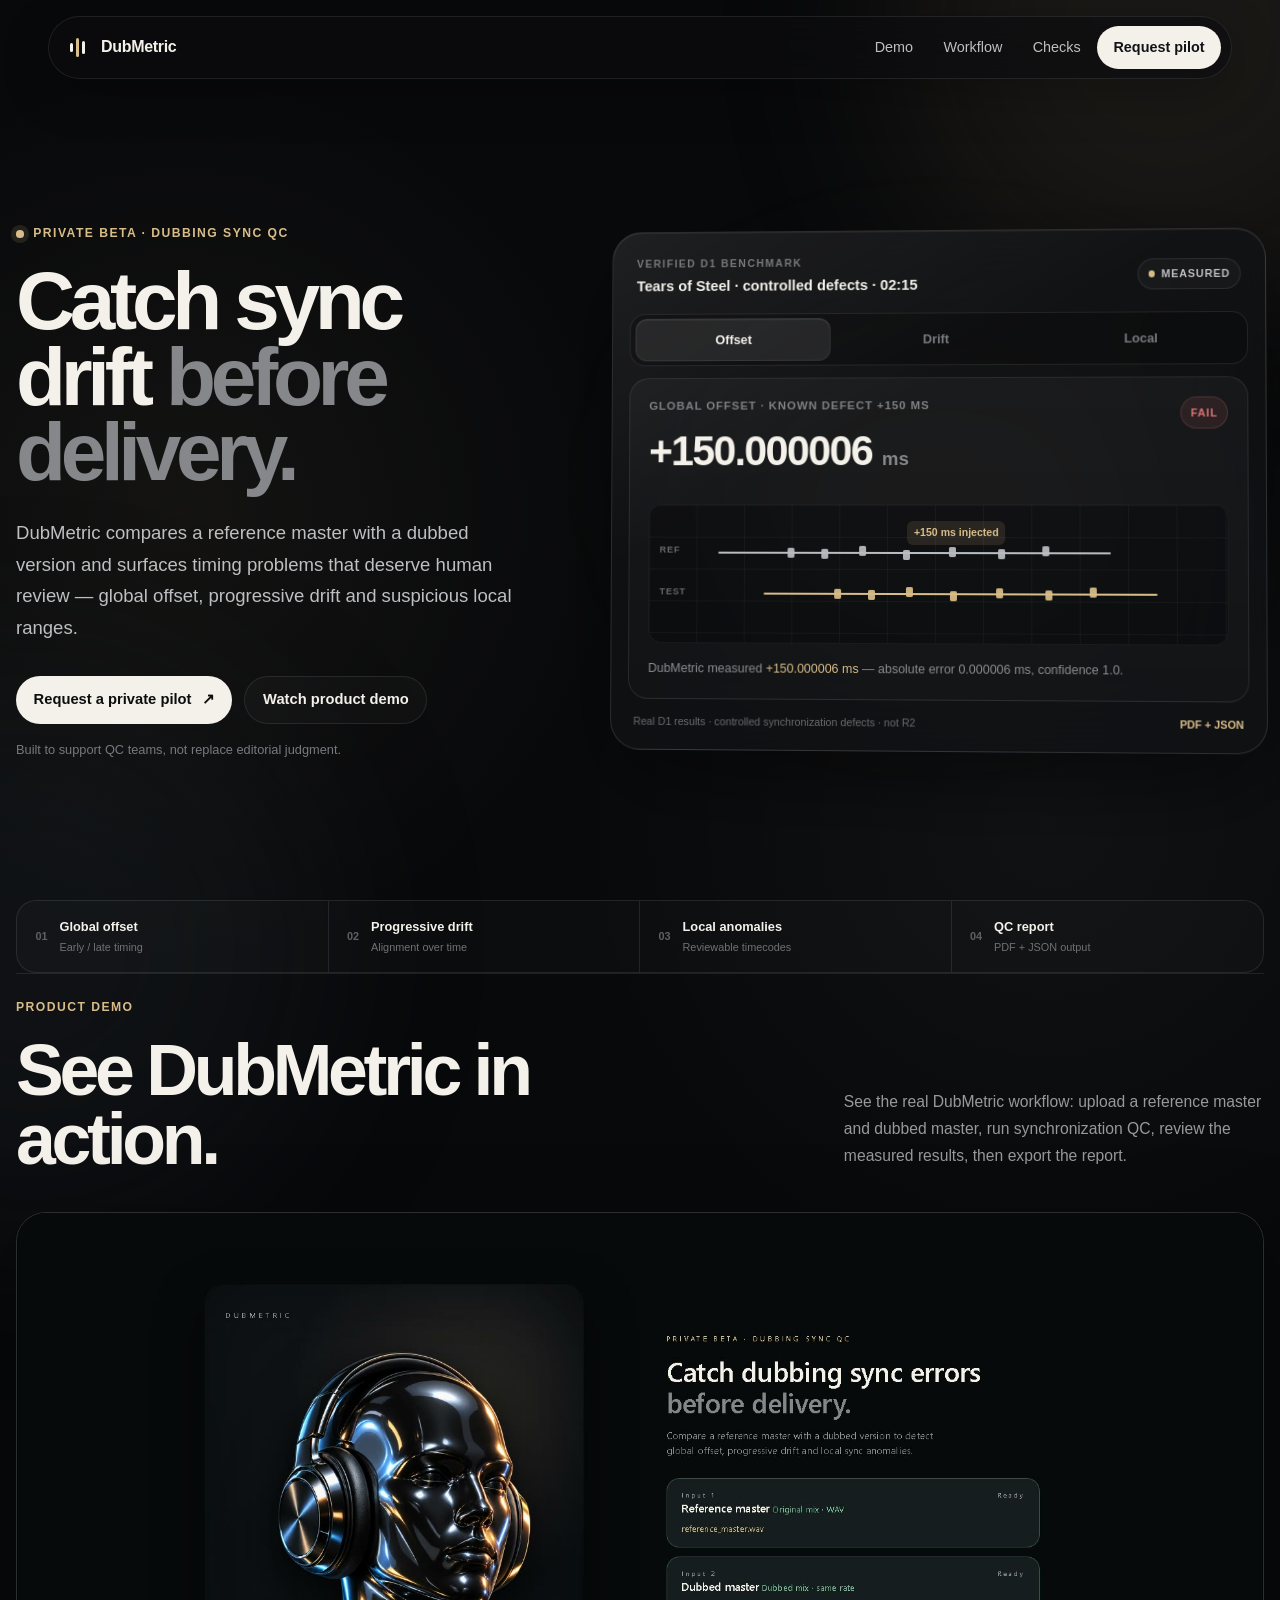
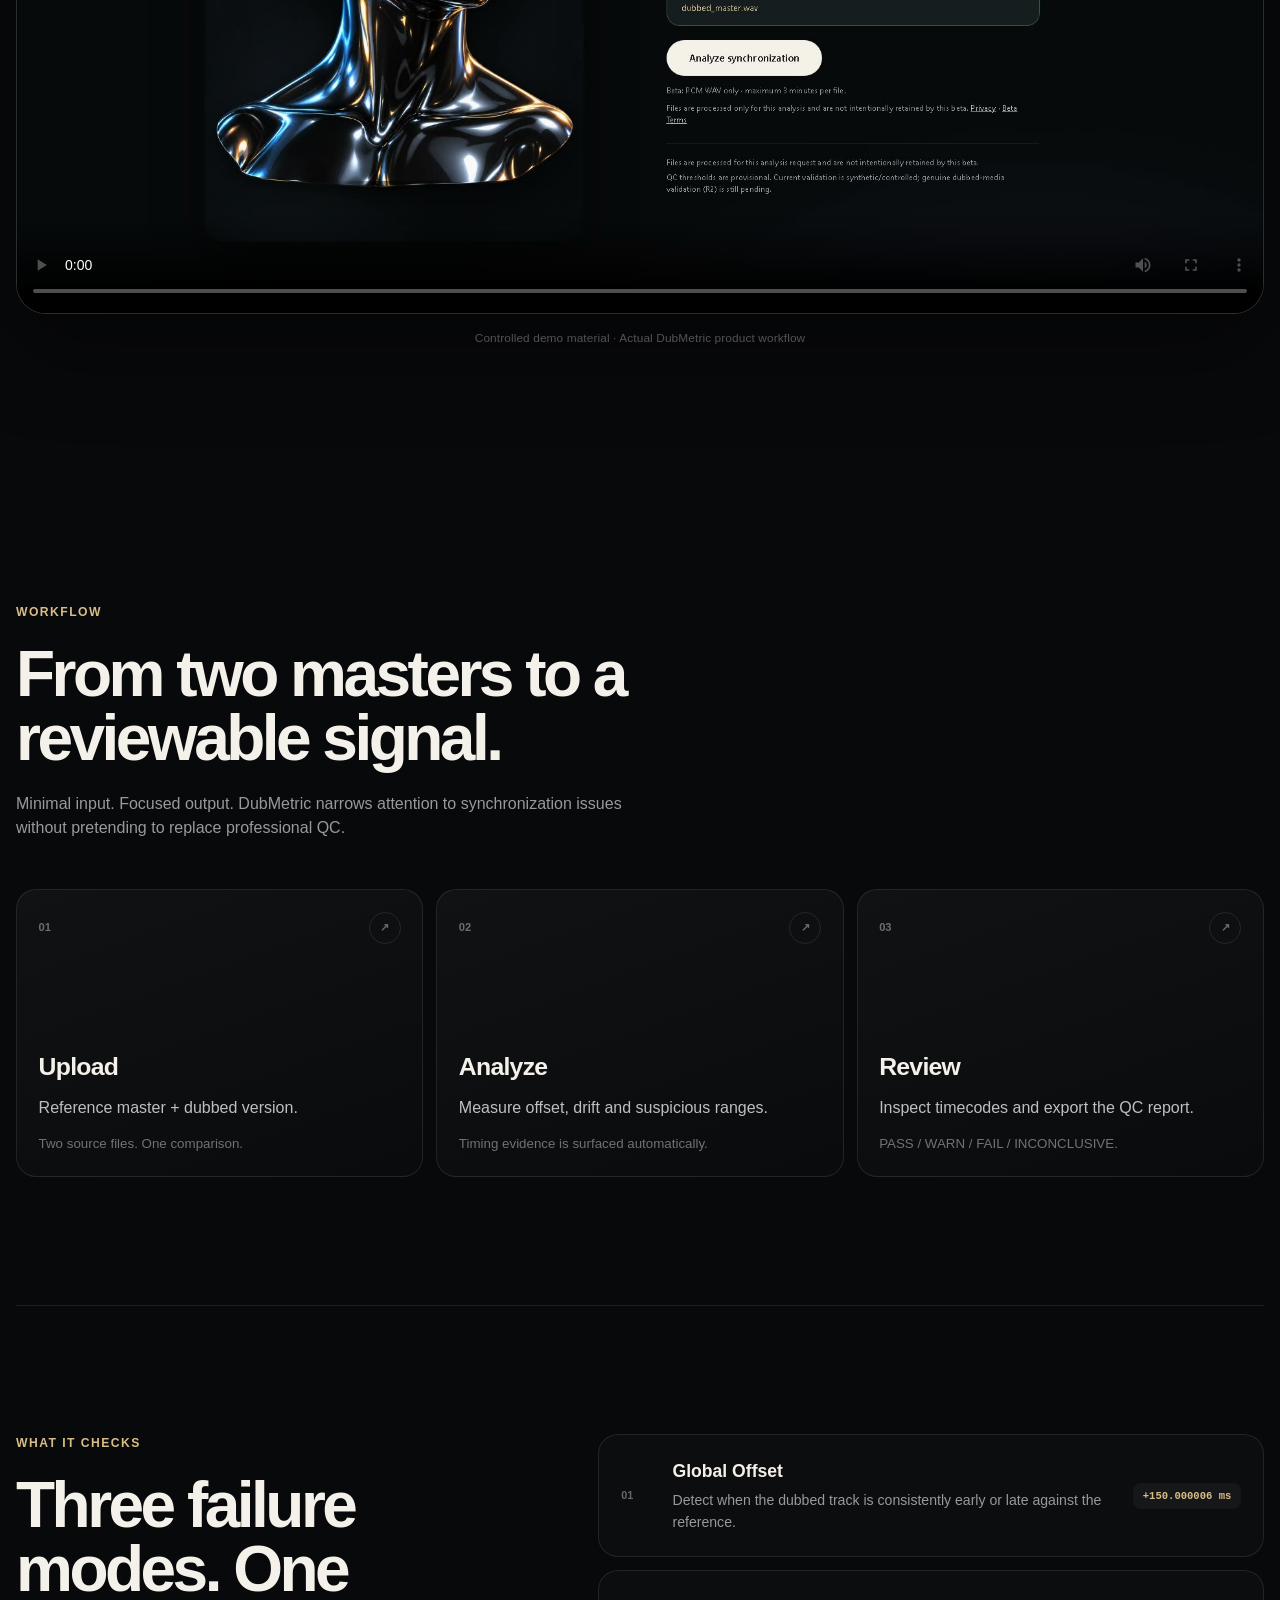
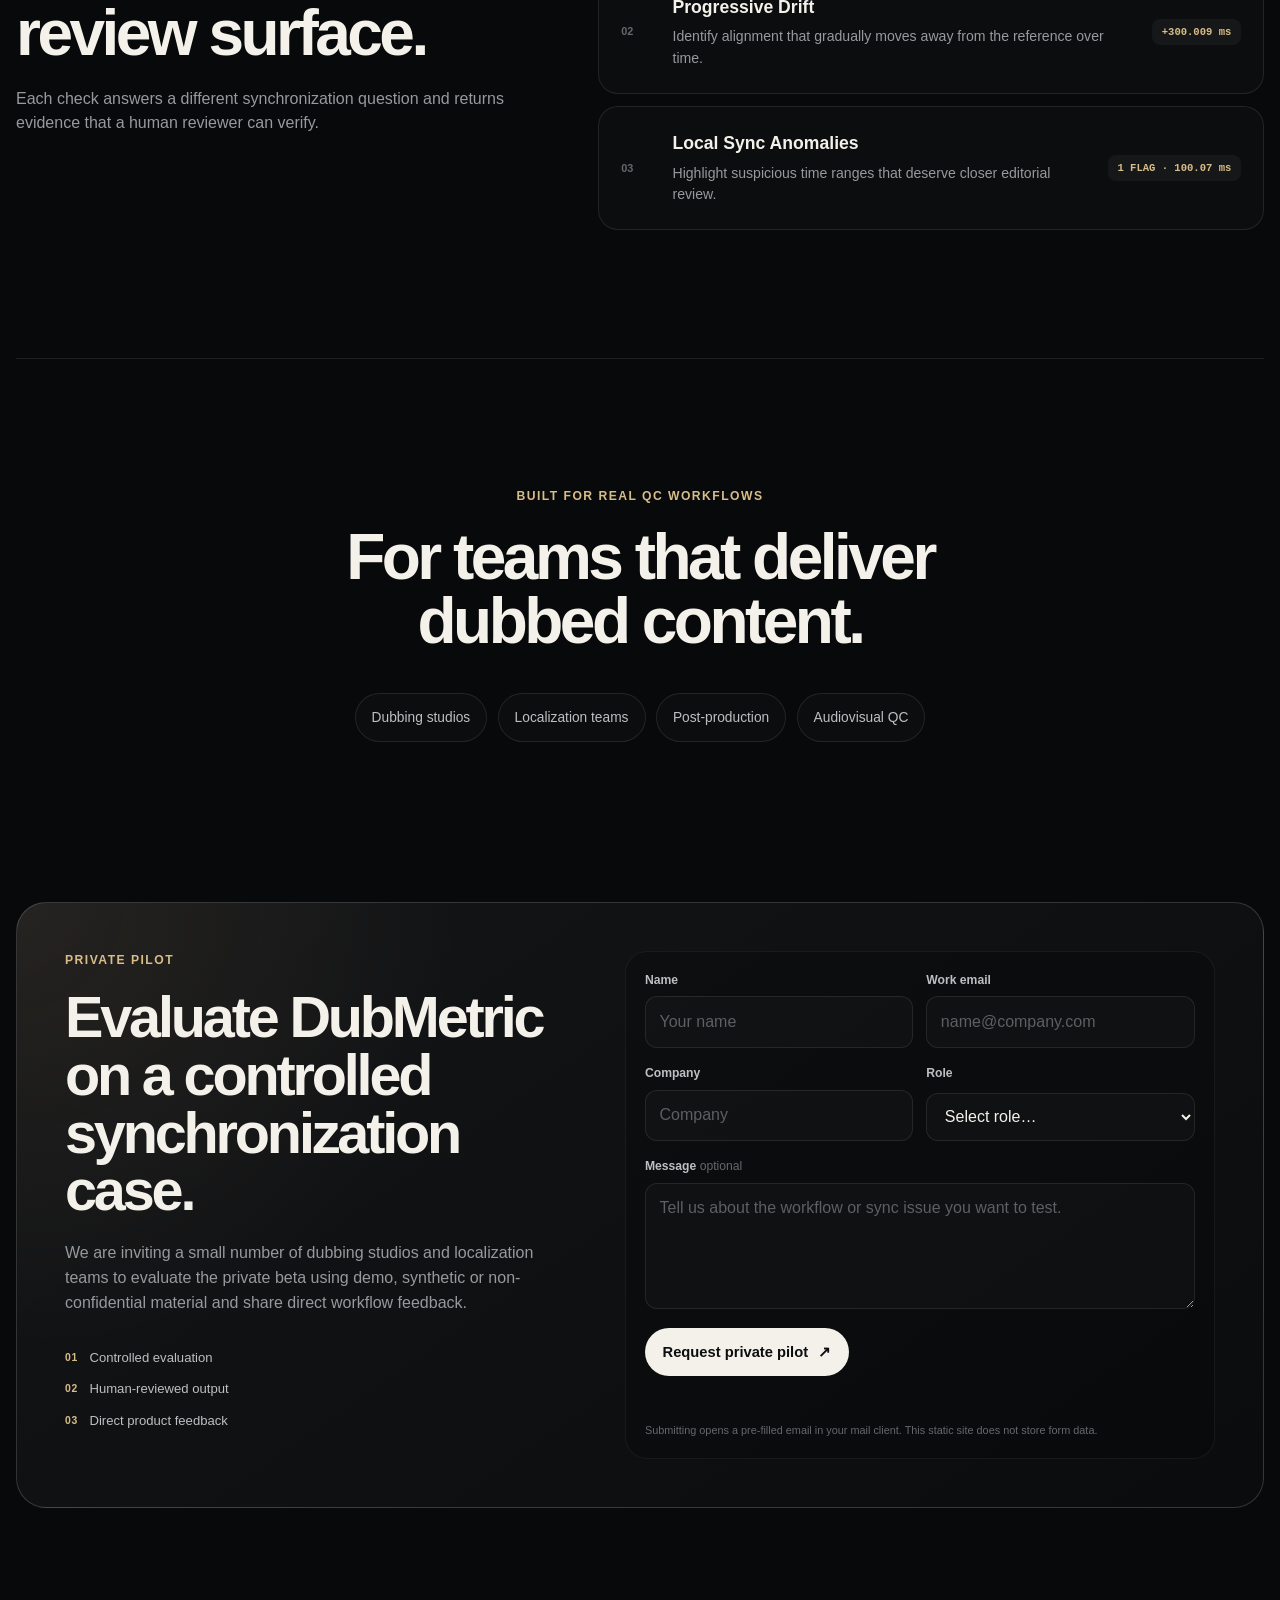
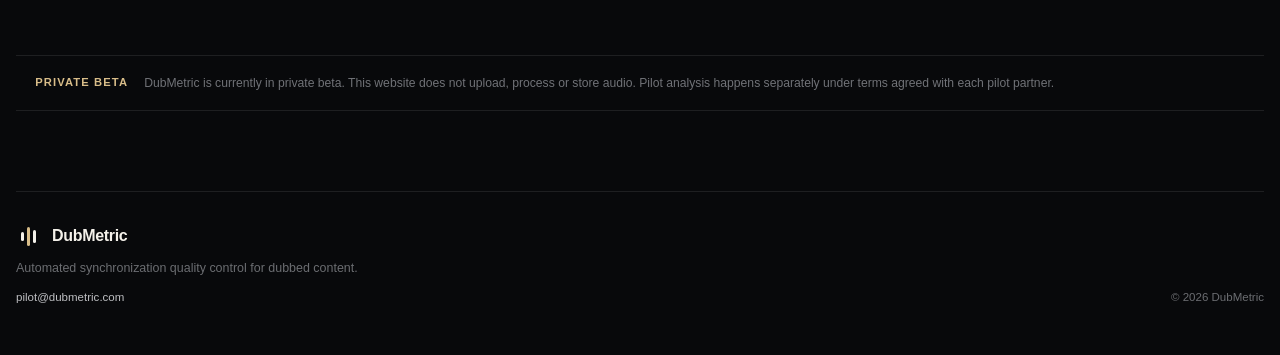
<file: index.html>
<!doctype html>
<html lang="en">
<head>
  <meta charset="utf-8">
  <meta name="viewport" content="width=device-width, initial-scale=1">
  <title>DubMetric — Automated Dubbing Sync QC</title>
  <meta name="description" content="DubMetric compares a reference master with a dubbed track and detects global timing offset, progressive drift and suspicious sync ranges before delivery. Private beta — request a pilot.">
  <meta property="og:title" content="DubMetric — Automated Dubbing Sync QC">
  <meta property="og:description" content="Automated synchronization QC for dubbed content: global offset, progressive drift and local sync anomalies, flagged before delivery.">
  <meta property="og:type" content="website">
  <meta property="og:url" content="https://dubmetric.com/">
  <link rel="icon" type="image/svg+xml" href="assets/favicon.svg">
  <link rel="stylesheet" href="styles.css">
  <link rel="stylesheet" href="demo.css">
  <link rel="stylesheet" href="benchmark.css">
</head>
<body>
  <div class="ambient ambient-one" aria-hidden="true"></div>
  <div class="ambient ambient-two" aria-hidden="true"></div>

  <header class="site-header">
    <div class="nav-shell">
      <a class="brand" href="#top" aria-label="DubMetric home">
        <span class="brand-mark" aria-hidden="true"><span></span><span></span><span></span></span>
        <span>DubMetric</span>
      </a>
      <nav aria-label="Main navigation">
        <a href="#demo">Demo</a>
        <a href="#workflow">Workflow</a>
        <a href="#checks">Checks</a>
        <a href="#pilot" class="nav-cta">Request pilot</a>
      </nav>
    </div>
  </header>

  <main id="top">
    <section class="hero" aria-labelledby="hero-title">
      <div class="hero-copy-block" data-reveal>
        <p class="eyebrow"><span class="eyebrow-dot" aria-hidden="true"></span>Private beta · Dubbing sync QC</p>
        <h1 id="hero-title">Catch sync drift <span>before delivery.</span></h1>
        <p class="hero-copy">
          DubMetric compares a reference master with a dubbed version and surfaces timing problems that deserve human review — global offset, progressive drift and suspicious local ranges.
        </p>
        <div class="cta-row">
          <a class="btn btn-primary" href="#pilot">Request a private pilot <span aria-hidden="true">↗</span></a>
          <a class="btn btn-ghost" href="#demo">Watch product demo</a>
        </div>
        <p class="hero-note">Built to support QC teams, not replace editorial judgment.</p>
      </div>

      <div class="product-stage" data-reveal>
        <div class="stage-glow" aria-hidden="true"></div>
        <article class="product-card" aria-label="Verified DubMetric D1 controlled benchmark results">
          <header class="product-head">
            <div>
              <p class="product-kicker">VERIFIED D1 BENCHMARK</p>
              <p class="product-title">Tears of Steel · controlled defects · 02:15</p>
            </div>
            <span class="live-badge"><span aria-hidden="true"></span>Measured</span>
          </header>

          <div class="motion-tabs" role="tablist" aria-label="Verified benchmark views">
            <span class="motion-pill" aria-hidden="true"></span>
            <button type="button" role="tab" aria-selected="true" class="motion-tab is-active" data-tab="offset">Offset</button>
            <button type="button" role="tab" aria-selected="false" class="motion-tab" data-tab="drift">Drift</button>
            <button type="button" role="tab" aria-selected="false" class="motion-tab" data-tab="local">Local</button>
          </div>

          <div class="preview-panel" data-panel="offset">
            <div class="metric-row">
              <div>
                <span class="metric-label">Global offset · known defect +150 ms</span>
                <strong>+150.000006 <small>ms</small></strong>
              </div>
              <span class="status-chip status-fail">FAIL</span>
            </div>
            <div class="signal-view" aria-label="Controlled +150 millisecond offset benchmark visualization">
              <div class="signal-grid" aria-hidden="true"></div>
              <div class="signal-line signal-reference" aria-hidden="true"></div>
              <div class="signal-line signal-dubbed" aria-hidden="true"></div>
              <span class="signal-label signal-label-a">REF</span>
              <span class="signal-label signal-label-b">TEST</span>
              <span class="offset-marker">+150 ms injected</span>
            </div>
            <p class="panel-note">DubMetric measured <span class="benchmark-proof">+150.000006 ms</span> — absolute error 0.000006 ms, confidence 1.0.</p>
          </div>

          <div class="preview-panel" data-panel="drift" hidden>
            <div class="metric-row">
              <div>
                <span class="metric-label">Progressive drift · known defect 0 → +300 ms</span>
                <strong>+300.009 <small>ms end</small></strong>
              </div>
              <span class="status-chip status-inconclusive">INCONCLUSIVE</span>
            </div>
            <div class="drift-chart" aria-label="Verified progressive drift benchmark visualization">
              <span class="chart-zero" aria-hidden="true"></span>
              <span class="chart-line" aria-hidden="true"></span>
              <span class="chart-point point-a" aria-hidden="true"></span>
              <span class="chart-point point-b" aria-hidden="true"></span>
              <span class="chart-point point-c" aria-hidden="true"></span>
              <small class="chart-start">+0.001 ms</small>
              <small class="chart-end">+300.009 ms</small>
            </div>
            <p class="panel-note">Drift section measured <span class="benchmark-proof">300.0087 ms</span> total, confidence 0.845. Overall verdict stays INCONCLUSIVE because global-offset evidence was insufficient.</p>
          </div>

          <div class="preview-panel" data-panel="local" hidden>
            <div class="metric-row">
              <div>
                <span class="metric-label">Local anomaly · known defect +100 ms</span>
                <strong>1 <small>flag</small></strong>
              </div>
              <span class="status-chip status-fail">FAIL</span>
            </div>
            <div class="range-list">
              <div class="range-item"><span>01</span><code>00:00:20.500–00:00:22.500</code><em>100.07 ms peak</em></div>
            </div>
            <p class="panel-note">The controlled defect was injected from 20–23 s. DubMetric detected one overlapping anomaly with a 100.07 ms peak.</p>
          </div>

          <footer class="product-foot">
            <span>Real D1 results · controlled synchronization defects · not R2</span>
            <span class="report-format">PDF + JSON</span>
          </footer>
        </article>
      </div>
    </section>

    <section class="signal-strip" aria-label="DubMetric core checks" data-reveal>
      <div><span class="strip-icon">01</span><p><strong>Global offset</strong><small>Early / late timing</small></p></div>
      <div><span class="strip-icon">02</span><p><strong>Progressive drift</strong><small>Alignment over time</small></p></div>
      <div><span class="strip-icon">03</span><p><strong>Local anomalies</strong><small>Reviewable timecodes</small></p></div>
      <div><span class="strip-icon">04</span><p><strong>QC report</strong><small>PDF + JSON output</small></p></div>
    </section>

    <section id="demo" class="section demo-section" aria-labelledby="demo-title">
      <div class="demo-intro">
        <div data-reveal>
          <p class="section-kicker">Product demo</p>
          <h2 id="demo-title">See DubMetric in action.</h2>
        </div>
        <p class="demo-intro-copy" data-reveal>
          See the real DubMetric workflow: upload a reference master and dubbed master, run synchronization QC, review the measured results, then export the report.
        </p>
      </div>

      <div class="demo-video-shell" data-reveal>
        <video
          class="demo-video"
          controls
          preload="metadata"
          playsinline
          poster="assets/demo/dubmetric-demo-poster.jpg"
          aria-label="DubMetric product demonstration"
        >
          <source src="assets/demo/dubmetric-demo.mp4" type="video/mp4">
          Your browser does not support HTML5 video.
        </video>
      </div>

      <p class="demo-caption" data-reveal>Controlled demo material · Actual DubMetric product workflow</p>
    </section>

    <section id="workflow" class="section workflow" aria-labelledby="workflow-title">
      <div class="section-intro" data-reveal>
        <p class="section-kicker">Workflow</p>
        <h2 id="workflow-title">From two masters to a reviewable signal.</h2>
        <p>Minimal input. Focused output. DubMetric narrows attention to synchronization issues without pretending to replace professional QC.</p>
      </div>

      <ol class="steps">
        <li class="step" data-reveal>
          <div class="step-top"><span>01</span><i aria-hidden="true">↗</i></div>
          <h3>Upload</h3>
          <p>Reference master + dubbed version.</p>
          <small>Two source files. One comparison.</small>
        </li>
        <li class="step" data-reveal>
          <div class="step-top"><span>02</span><i aria-hidden="true">↗</i></div>
          <h3>Analyze</h3>
          <p>Measure offset, drift and suspicious ranges.</p>
          <small>Timing evidence is surfaced automatically.</small>
        </li>
        <li class="step" data-reveal>
          <div class="step-top"><span>03</span><i aria-hidden="true">↗</i></div>
          <h3>Review</h3>
          <p>Inspect timecodes and export the QC report.</p>
          <small>PASS / WARN / FAIL / INCONCLUSIVE.</small>
        </li>
      </ol>
    </section>

    <section id="checks" class="section split-section" aria-labelledby="checks-title">
      <div class="section-intro sticky-intro" data-reveal>
        <p class="section-kicker">What it checks</p>
        <h2 id="checks-title">Three failure modes. One review surface.</h2>
        <p>Each check answers a different synchronization question and returns evidence that a human reviewer can verify.</p>
      </div>

      <div class="check-stack">
        <article class="check-card" data-reveal>
          <span class="check-index">01</span>
          <div><h3>Global Offset</h3><p>Detect when the dubbed track is consistently early or late against the reference.</p></div>
          <span class="mini-readout">+150.000006 ms</span>
        </article>
        <article class="check-card" data-reveal>
          <span class="check-index">02</span>
          <div><h3>Progressive Drift</h3><p>Identify alignment that gradually moves away from the reference over time.</p></div>
          <span class="mini-readout">+300.009 ms</span>
        </article>
        <article class="check-card" data-reveal>
          <span class="check-index">03</span>
          <div><h3>Local Sync Anomalies</h3><p>Highlight suspicious time ranges that deserve closer editorial review.</p></div>
          <span class="mini-readout">1 FLAG · 100.07 ms</span>
        </article>
      </div>
    </section>

    <section class="section audience-section" aria-labelledby="audience-title">
      <div class="section-intro centered" data-reveal>
        <p class="section-kicker">Built for real QC workflows</p>
        <h2 id="audience-title">For teams that deliver dubbed content.</h2>
      </div>
      <div class="audience-grid" data-reveal>
        <span>Dubbing studios</span>
        <span>Localization teams</span>
        <span>Post-production</span>
        <span>Audiovisual QC</span>
      </div>
    </section>

    <section id="pilot" class="section pilot-section" aria-labelledby="pilot-title">
      <div class="pilot-shell">
        <div class="pilot-copy" data-reveal>
          <p class="section-kicker">Private pilot</p>
          <h2 id="pilot-title">Evaluate DubMetric on a controlled synchronization case.</h2>
          <p>We are inviting a small number of dubbing studios and localization teams to evaluate the private beta using demo, synthetic or non-confidential material and share direct workflow feedback.</p>
          <div class="pilot-meta">
            <span><strong>01</strong> Controlled evaluation</span>
            <span><strong>02</strong> Human-reviewed output</span>
            <span><strong>03</strong> Direct product feedback</span>
          </div>
        </div>

        <form id="pilot-form" novalidate data-reveal>
          <div class="form-grid">
            <div class="form-row">
              <label for="pf-name">Name</label>
              <input id="pf-name" name="name" type="text" autocomplete="name" placeholder="Your name" required>
            </div>
            <div class="form-row">
              <label for="pf-email">Work email</label>
              <input id="pf-email" name="email" type="email" autocomplete="email" placeholder="name@company.com" required>
            </div>
          </div>
          <div class="form-grid">
            <div class="form-row">
              <label for="pf-company">Company</label>
              <input id="pf-company" name="company" type="text" autocomplete="organization" placeholder="Company" required>
            </div>
            <div class="form-row">
              <label for="pf-role">Role</label>
              <select id="pf-role" name="role" required>
                <option value="" selected>Select role…</option>
                <option value="dubbing-studio">Dubbing studio lead</option>
                <option value="localization">Localization manager</option>
                <option value="post-production">Post-production</option>
                <option value="av-qc">Audiovisual QC</option>
                <option value="other">Other</option>
              </select>
            </div>
          </div>
          <div class="form-row">
            <label for="pf-message">Message <span class="optional">optional</span></label>
            <textarea id="pf-message" name="message" rows="4" placeholder="Tell us about the workflow or sync issue you want to test."></textarea>
          </div>
          <button type="submit" class="btn btn-primary form-submit">Request private pilot <span aria-hidden="true">↗</span></button>
          <p id="form-status" class="form-status" role="status" aria-live="polite"></p>
          <p class="form-honesty">Submitting opens a pre-filled email in your mail client. This static site does not store form data.</p>
        </form>
      </div>
    </section>

    <aside class="beta-note" aria-label="Beta notice" data-reveal>
      <span>Private beta</span>
      <p>DubMetric is currently in private beta. This website does not upload, process or store audio. Pilot analysis happens separately under terms agreed with each pilot partner.</p>
    </aside>
  </main>

  <footer class="footer">
    <a class="brand footer-brand" href="#top"><span class="brand-mark" aria-hidden="true"><span></span><span></span><span></span></span><span>DubMetric</span></a>
    <p>Automated synchronization quality control for dubbed content.</p>
    <div class="footer-links"><a href="mailto:pilot@dubmetric.com">pilot@dubmetric.com</a><span>© 2026 DubMetric</span></div>
  </footer>

  <script src="script.js"></script>
</body>
</html>
</file>
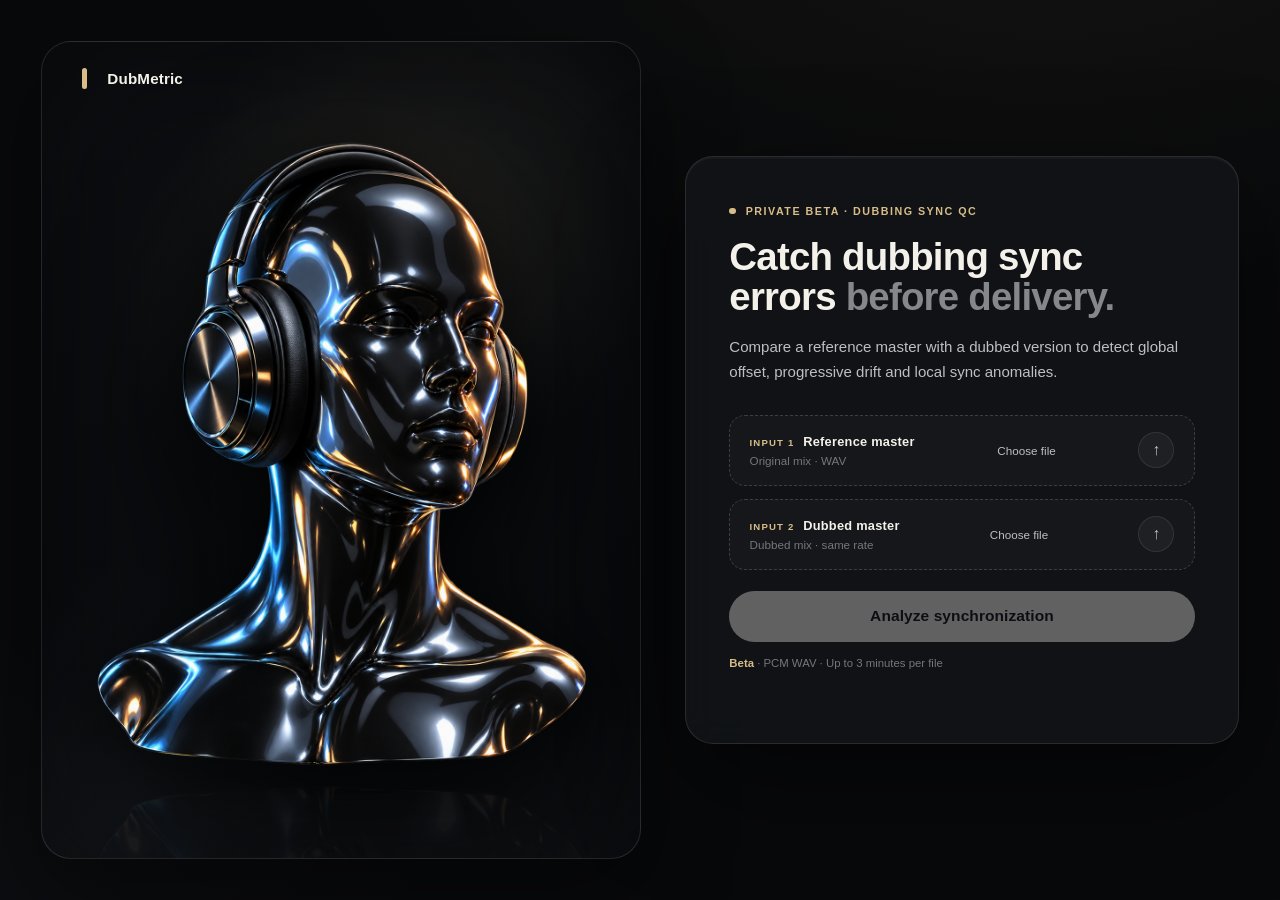
<file: hero-upload-concept.html>
<!doctype html>
<html lang="en">
<head>
<meta charset="utf-8">
<meta name="viewport" content="width=device-width, initial-scale=1">
<title>DubMetric — Hero + Upload</title>
<meta name="description" content="Premium synchronization QC for dubbed audio. Compare a reference master with a dubbed version before delivery.">
<style>
  :root {
    --bg: #08090b;
    --bg-soft: #0d0f12;
    --panel-solid: #121418;
    --panel-raised: #171a1f;
    --line: rgba(255,255,255,.09);
    --line-strong: rgba(255,255,255,.16);
    --ink: #f4f1ea;
    --muted: #98999d;
    --muted-strong: #bebfc2;
    --champagne: #d8bd89;
    --champagne-soft: rgba(216,189,137,.12);
    --cold-blue: #8fa9c0;
    --radius-sm: 12px;
    --radius: 20px;
    --radius-lg: 30px;
  }
  * { margin:0; padding:0; box-sizing:border-box; }
  html, body { height:100%; }
  body {
    font-family: Inter, ui-sans-serif, -apple-system, BlinkMacSystemFont, "Segoe UI", sans-serif;
    background:
      radial-gradient(1200px 700px at 82% -14%, rgba(216,189,137,.055), transparent 62%),
      radial-gradient(1000px 720px at -8% 114%, rgba(143,169,192,.045), transparent 58%),
      var(--bg);
    color: var(--ink);
    -webkit-font-smoothing: antialiased;
  }

  .fold {
    min-height: 100svh;
    max-width: 1500px;
    margin-inline: auto;
    padding: clamp(22px, 3.2vw, 56px);
    display: grid;
    grid-template-columns: 1.04fr .96fr;
    gap: clamp(28px, 3.4vw, 64px);
    align-items: stretch;
  }
  .fold > section { animation: arrive .55s cubic-bezier(.22,.8,.2,1) both; }
  .fold > section:last-child { animation-delay: .08s; }
  @keyframes arrive { from { opacity:0; transform: translateY(6px); } to { opacity:1; transform:none; } }
  @media (prefers-reduced-motion: reduce) { .fold > section { animation: none; } }

  /* ------------------------------ HERO -------------------------------- */
  .hero-stage {
    position: relative;
    display: flex;
    border-radius: var(--radius-lg);
    border: 1px solid var(--line);
    background:
      radial-gradient(68% 52% at 66% 20%, rgba(216,189,137,.08), transparent 60%),
      radial-gradient(56% 50% at 16% 92%, rgba(143,169,192,.06), transparent 58%),
      linear-gradient(180deg, var(--bg-soft), #0a0c0f 78%, var(--panel-solid));
    box-shadow: inset 0 0 140px rgba(0,0,0,.5), 0 32px 90px rgba(0,0,0,.45);
    overflow: hidden;
  }
  .brandline {
    position:absolute; z-index:2; top:26px; left:30px;
    display:flex; align-items:center; gap:.65rem;
  }
  .brand-mark { display:flex; gap:5px; align-items:flex-end; height:21px; }
  .brand-mark i { display:block; width:5px; border-radius:3px; background:var(--ink); }
  .brand-mark i:nth-child(2){ height:100%; background:var(--champagne); }
  .brandline b { font-size:.95rem; font-weight:750; letter-spacing:.01em; }

  .bust-zone { margin:auto; position:relative; z-index:1; padding: clamp(28px,4vw,56px); }
  .bust-zone::before {
    content:""; position:absolute; inset:-8%;
    background: radial-gradient(46% 38% at 50% 34%, rgba(216,189,137,.10), transparent 70%);
    pointer-events:none;
  }
  .bust {
    position:relative; z-index:1;
    display:block;
    height: clamp(400px, 72vh, 740px);
    width:auto; max-width:100%;
    filter: drop-shadow(0 44px 70px rgba(0,0,0,.62))
            drop-shadow(0 10px 24px rgba(0,0,0,.5));
    -webkit-box-reflect: below 2px linear-gradient(transparent 78%, rgba(255,255,255,.09));
  }

  /* --------------------------- PRODUCT PANEL -------------------------- */
  .product-side { display:flex; }
  .upload-panel {
    margin:auto; width:100%; max-width:590px;
    background: rgba(18,20,24,.86);
    border: 1px solid rgba(255,255,255,.11);
    border-radius: 28px;
    box-shadow: 0 40px 110px rgba(0,0,0,.5), 0 2px 0 rgba(255,255,255,.03) inset;
    padding: clamp(30px, 3.4vw, 58px);
    backdrop-filter: blur(16px);
  }
  .eyebrow {
    display:inline-flex; align-items:center; gap:.6rem;
    color:var(--champagne); font-size:.67rem; font-weight:800;
    letter-spacing:.14em; text-transform:uppercase;
  }
  .eyebrow-dot { width:.42rem; height:.42rem; border-radius:50%; background:var(--champagne); }
  h1 {
    margin-top:1.15rem;
    font-size: clamp(2rem, 3vw, 2.95rem);
    line-height:1.05; font-weight:800; letter-spacing:-.02em;
  }
  h1 span { color:#85878b; }
  .lede { margin-top:1.05rem; color:var(--muted-strong); font-size:.94rem; line-height:1.68; max-width:33rem; }

  .drop-grid { display:grid; gap:.85rem; margin-top:1.9rem; }
  .drop-zone { position:relative; display:block; cursor:pointer; }
  .drop-zone input { position:absolute; inset:0; opacity:0; cursor:pointer; }
  .dz-box {
    display:flex; align-items:center; justify-content:space-between; gap:1rem;
    border:1px dashed rgba(255,255,255,.17);
    border-radius:16px;
    background: rgba(255,255,255,.022);
    padding: 1.02rem 1.2rem;
    transition: border-color .18s ease, background .18s ease;
  }
  .drop-zone:hover .dz-box,
  .drop-zone:focus-within .dz-box { border-color: var(--champagne); background: var(--champagne-soft); }
  .dz-box:focus-within { outline:2px solid var(--champagne); outline-offset:2px; }
  .drop-zone.is-filled .dz-box { border-style:solid; border-color: rgba(255,255,255,.13); background: rgba(255,255,255,.04); }
  .dz-label { display:flex; flex-direction:column; gap:.3rem; }
  .dz-title { font-size:.8rem; font-weight:750; letter-spacing:.02em; }
  .dz-title em { font-style:normal; color:var(--champagne); font-size:.6rem; letter-spacing:.12em; text-transform:uppercase; margin-right:.55rem; }
  .dz-hint { color:#75777c; font-size:.73rem; }
  .dz-file { color:var(--muted-strong); font-size:.73rem; max-width:15rem; overflow:hidden; text-overflow:ellipsis; white-space:nowrap; direction:rtl; text-align:right; }
  .dz-icon { flex:0 0 auto; width:36px; height:36px; border-radius:50%;
    display:grid; place-items:center;
    background: rgba(255,255,255,.04); border:1px solid var(--line); color:var(--muted-strong);
    transition: color .18s ease, border-color .18s ease; }
  .drop-zone.is-filled .dz-icon { color:var(--champagne); border-color: rgba(216,189,137,.35); }

  .analyze-btn {
    margin-top:1.3rem; width:100%;
    display:inline-flex; align-items:center; justify-content:center;
    border:0; border-radius:999px; padding:1.05rem 1.6rem;
    background:var(--ink); color:#0c0d0f;
    font: inherit; font-weight:760; font-size:.97rem; letter-spacing:.005em; cursor:pointer;
    transition: transform .16s ease, background .16s ease, box-shadow .16s ease;
  }
  .analyze-btn:hover:enabled { background:#fff; transform: translateY(-1px); box-shadow: 0 14px 34px rgba(0,0,0,.35); }
  .analyze-btn:focus-visible { outline:2px solid var(--champagne); outline-offset:3px; }
  .analyze-btn:disabled { opacity:.36; cursor:not-allowed; }

  .helper-row { margin-top:.95rem; }
  .helper { color:#75777c; font-size:.71rem; }
  .helper b { color:var(--champagne); font-weight:750; }
  .form-status { min-height:1.15rem; margin-top:.75rem; color:var(--champagne); font-size:.76rem; font-weight:650; }
  .form-status[data-error="true"] { color:var(--fail, #df7474); }

  /* ------------------------------ MOBILE ------------------------------ */
  @media (max-width: 56rem) {
    .fold { grid-template-columns: 1fr; align-items:start; }
    .hero-stage { order:-1; min-height: 52svh; }
    .bust { height: clamp(320px, 46svh, 480px); }
    .upload-panel { padding: 26px 22px; }
  }
</style>
</head>
<body>

<main class="fold">

  <!-- ============================ HERO VISUAL ============================ -->
  <section class="hero-stage" aria-label="DubMetric brand visual">
    <div class="brandline"><span class="brand-mark" aria-hidden="true"><i></i><i></i><i></i></span><b>DubMetric</b></div>
    <div class="bust-zone">
      <img class="bust"
           src="assets/mannequin_chrome_headphones.png"
           alt="Polished chrome mannequin wearing premium headphones"
           width="1122" height="1402">
    </div>
  </section>

  <!-- ========================== UPLOAD PANEL ============================= -->
  <section class="product-side">
    <form class="upload-panel" id="analyze-form" novalidate>
      <p class="eyebrow"><span class="eyebrow-dot" aria-hidden="true"></span>Private beta · Dubbing sync QC</p>
      <h1>Catch dubbing sync errors <span>before delivery.</span></h1>
      <p class="lede">Compare a reference master with a dubbed version to detect global offset, progressive drift and local sync anomalies.</p>

      <div class="drop-grid">
        <label class="drop-zone" data-zone="reference">
          <input type="file" id="file-reference" accept=".wav,audio/wav,audio/x-wav">
          <span class="dz-box">
            <span class="dz-label">
              <span class="dz-title"><em>Input 1</em>Reference master</span>
              <span class="dz-hint">Original mix · WAV</span>
            </span>
            <span class="dz-file" data-file>Choose file</span>
            <span class="dz-icon" aria-hidden="true">↑</span>
          </span>
        </label>

        <label class="drop-zone" data-zone="dubbed">
          <input type="file" id="file-dubbed" accept=".wav,audio/wav,audio/x-wav">
          <span class="dz-box">
            <span class="dz-label">
              <span class="dz-title"><em>Input 2</em>Dubbed master</span>
              <span class="dz-hint">Dubbed mix · same rate</span>
            </span>
            <span class="dz-file" data-file>Choose file</span>
            <span class="dz-icon" aria-hidden="true">↑</span>
          </span>
        </label>
      </div>

      <button type="submit" class="analyze-btn" id="analyze-btn" disabled>Analyze synchronization</button>

      <p class="helper-row helper"><b>Beta</b> · PCM WAV · Up to 3 minutes per file</p>
      <p class="form-status" id="form-status" role="status"></p>
    </form>
  </section>

</main>

<script>
(function () {
  "use strict";
  var form = document.getElementById("analyze-form");
  var btn = document.getElementById("analyze-btn");
  var status = document.getElementById("form-status");
  var refInput = document.getElementById("file-reference");
  var dubInput = document.getElementById("file-dubbed");

  function refresh() {
    var ready = refInput.files.length > 0 && dubInput.files.length > 0;
    btn.disabled = !ready;
    [ [refInput, "[data-zone='reference']"],
      [dubInput, "[data-zone='dubbed']"] ].forEach(function (pair) {
      var zone = document.querySelector(pair[1]);
      zone.classList.toggle("is-filled", pair[0].files.length > 0);
      zone.querySelector("[data-file]").textContent =
        pair[0].files.length ? pair[0].files[0].name : "Choose file";
    });
  }

  refInput.addEventListener("change", refresh);
  dubInput.addEventListener("change", refresh);

  form.addEventListener("submit", function (event) {
    event.preventDefault();
    if (btn.disabled) return;
    status.setAttribute("data-error", "true");
    status.textContent =
      "Concept preview only \u2013 run the local DubMetric beta app to analyze.";
  });
})();
</script>

</body>
</html>
</file>
<file: styles.css>
/* DubMetric premium motion landing — framework-free, accessible, responsive. */

:root {
  --bg: #08090b;
  --bg-soft: #0d0f12;
  --panel: rgba(18, 20, 24, 0.78);
  --panel-solid: #121418;
  --panel-raised: #171a1f;
  --line: rgba(255, 255, 255, 0.09);
  --line-strong: rgba(255, 255, 255, 0.16);
  --ink: #f4f1ea;
  --muted: #98999d;
  --muted-strong: #bebfc2;
  --champagne: #d8bd89;
  --champagne-soft: rgba(216, 189, 137, 0.12);
  --pass: #74c99c;
  --warn: #e0b461;
  --fail: #df7474;
  --radius-sm: 12px;
  --radius: 20px;
  --radius-lg: 30px;
  --shadow: 0 32px 90px rgba(0, 0, 0, 0.45);
  --ease: cubic-bezier(.22, .8, .2, 1);
  color-scheme: dark;
}

* { box-sizing: border-box; }
html { scroll-behavior: smooth; scroll-padding-top: 7rem; }
body {
  margin: 0;
  min-height: 100vh;
  overflow-x: hidden;
  background:
    radial-gradient(circle at 14% 10%, rgba(216, 189, 137, 0.06), transparent 28rem),
    radial-gradient(circle at 82% 16%, rgba(255, 255, 255, 0.035), transparent 30rem),
    var(--bg);
  color: var(--ink);
  font-family: Inter, ui-sans-serif, -apple-system, BlinkMacSystemFont, "Segoe UI", sans-serif;
  line-height: 1.55;
  -webkit-font-smoothing: antialiased;
}

button, input, select, textarea { font: inherit; }
a { color: inherit; }

.ambient {
  position: fixed;
  z-index: -1;
  pointer-events: none;
  width: 34rem;
  height: 34rem;
  border-radius: 50%;
  filter: blur(100px);
  opacity: 0.18;
}
.ambient-one { top: -15rem; right: -10rem; background: #736349; }
.ambient-two { bottom: -20rem; left: -15rem; background: #293036; opacity: 0.24; }

.site-header {
  position: fixed;
  inset: 1rem 0 auto;
  z-index: 50;
  padding: 0 1rem;
  pointer-events: none;
}
.nav-shell {
  width: min(74rem, 100%);
  margin: 0 auto;
  min-height: 3.85rem;
  padding: .55rem .65rem .55rem 1rem;
  display: flex;
  align-items: center;
  justify-content: space-between;
  gap: 1rem;
  border: 1px solid var(--line);
  border-radius: 999px;
  background: rgba(12, 13, 16, 0.68);
  backdrop-filter: blur(22px) saturate(130%);
  -webkit-backdrop-filter: blur(22px) saturate(130%);
  box-shadow: 0 14px 50px rgba(0,0,0,.24);
  pointer-events: auto;
}
.brand {
  display: inline-flex;
  align-items: center;
  gap: .7rem;
  text-decoration: none;
  font-weight: 720;
  letter-spacing: -0.02em;
}
.brand-mark {
  width: 1.55rem;
  height: 1.15rem;
  display: inline-flex;
  align-items: center;
  justify-content: center;
  gap: 3px;
}
.brand-mark span {
  width: 3px;
  border-radius: 99px;
  background: var(--ink);
  display: block;
}
.brand-mark span:nth-child(1) { height: 48%; }
.brand-mark span:nth-child(2) { height: 100%; background: var(--champagne); }
.brand-mark span:nth-child(3) { height: 70%; }
.nav-shell nav { display: flex; align-items: center; gap: .2rem; }
.nav-shell nav a {
  text-decoration: none;
  color: var(--muted-strong);
  font-size: .9rem;
  padding: .65rem .85rem;
  border-radius: 999px;
  transition: color 180ms ease, background 180ms ease;
}
.nav-shell nav a:hover { color: var(--ink); background: rgba(255,255,255,.05); }
.nav-shell nav .nav-cta {
  color: #111318;
  background: var(--ink);
  font-weight: 700;
  padding-inline: 1rem;
}
.nav-shell nav .nav-cta:hover { background: #fff; color: #0a0b0d; }

main { width: min(78rem, calc(100% - 2rem)); margin: 0 auto; }
.hero {
  min-height: 100svh;
  padding: 9rem 0 4rem;
  display: grid;
  grid-template-columns: minmax(0, .88fr) minmax(30rem, 1.12fr);
  align-items: center;
  gap: clamp(2.5rem, 6vw, 6rem);
}
.hero-copy-block { max-width: 37rem; }
.eyebrow, .section-kicker {
  margin: 0 0 1.25rem;
  color: var(--champagne);
  font-size: .76rem;
  font-weight: 760;
  letter-spacing: .12em;
  text-transform: uppercase;
}
.eyebrow { display: inline-flex; align-items: center; gap: .6rem; }
.eyebrow-dot {
  width: .48rem;
  height: .48rem;
  border-radius: 50%;
  background: var(--champagne);
  box-shadow: 0 0 0 5px var(--champagne-soft);
}
.hero h1 {
  margin: 0;
  max-width: 10ch;
  font-size: clamp(3.3rem, 6.4vw, 6.8rem);
  line-height: .92;
  letter-spacing: -.065em;
  font-weight: 680;
}
.hero h1 span { color: #85878b; }
.hero-copy {
  margin: 1.75rem 0 0;
  max-width: 36rem;
  color: var(--muted-strong);
  font-size: clamp(1rem, 1.5vw, 1.16rem);
  line-height: 1.7;
}
.cta-row { display: flex; flex-wrap: wrap; gap: .75rem; margin-top: 2rem; }
.btn {
  border: 0;
  min-height: 3rem;
  display: inline-flex;
  align-items: center;
  justify-content: center;
  gap: .65rem;
  padding: .72rem 1.1rem;
  border-radius: 999px;
  text-decoration: none;
  font-weight: 720;
  font-size: .92rem;
  cursor: pointer;
  transition: transform 180ms var(--ease), background 180ms ease, border-color 180ms ease;
}
.btn:hover { transform: translateY(-2px); }
.btn-primary { background: var(--ink); color: #0c0d0f; }
.btn-primary:hover { background: #fff; }
.btn-ghost { border: 1px solid var(--line); color: var(--ink); background: rgba(255,255,255,.025); }
.btn-ghost:hover { border-color: var(--line-strong); background: rgba(255,255,255,.05); }
.hero-note { margin: 1rem 0 0; color: #77797e; font-size: .8rem; }

.product-stage { position: relative; min-width: 0; }
.stage-glow {
  position: absolute;
  width: 70%;
  height: 60%;
  inset: 18% 15%;
  border-radius: 50%;
  background: rgba(216, 189, 137, .11);
  filter: blur(80px);
  pointer-events: none;
}
.product-card {
  position: relative;
  overflow: hidden;
  border: 1px solid rgba(255,255,255,.12);
  border-radius: var(--radius-lg);
  background:
    linear-gradient(150deg, rgba(255,255,255,.065), transparent 38%),
    rgba(16, 18, 21, .76);
  backdrop-filter: blur(30px) saturate(120%);
  -webkit-backdrop-filter: blur(30px) saturate(120%);
  box-shadow: var(--shadow), inset 0 1px 0 rgba(255,255,255,.06);
  padding: 1.05rem;
  transform: perspective(1200px) rotateY(-2deg) rotateX(1deg);
  transition: transform 450ms var(--ease);
}
.product-card:hover { transform: perspective(1200px) rotateY(0) rotateX(0) translateY(-3px); }
.product-head, .product-foot {
  display: flex;
  justify-content: space-between;
  gap: 1rem;
  align-items: center;
  padding: .4rem .45rem 1rem;
}
.product-kicker { margin: 0 0 .2rem; color: #77797d; font-size: .66rem; letter-spacing: .14em; font-weight: 800; }
.product-title { margin: 0; font-size: .92rem; font-weight: 700; }
.live-badge, .status-chip {
  display: inline-flex;
  align-items: center;
  gap: .4rem;
  border-radius: 999px;
  font-size: .67rem;
  font-weight: 820;
  letter-spacing: .08em;
  text-transform: uppercase;
}
.live-badge { color: var(--muted-strong); border: 1px solid var(--line); padding: .38rem .58rem; background: rgba(255,255,255,.03); }
.live-badge span { width: .4rem; height: .4rem; border-radius: 50%; background: var(--champagne); }

.motion-tabs {
  --pill-x: 0px;
  --pill-w: 0px;
  position: relative;
  width: 100%;
  display: grid;
  grid-template-columns: repeat(3, 1fr);
  gap: .2rem;
  padding: .28rem;
  margin-bottom: .7rem;
  border: 1px solid var(--line);
  border-radius: 16px;
  background: rgba(0,0,0,.22);
}
.motion-pill {
  position: absolute;
  top: .28rem;
  bottom: .28rem;
  left: .28rem;
  width: var(--pill-w);
  transform: translateX(var(--pill-x));
  border-radius: 12px;
  background: rgba(255,255,255,.09);
  border: 1px solid rgba(255,255,255,.08);
  box-shadow: inset 0 1px 0 rgba(255,255,255,.06);
  transition: width 330ms var(--ease), transform 420ms var(--ease);
}
.motion-tab {
  position: relative;
  z-index: 1;
  appearance: none;
  border: 0;
  border-radius: 12px;
  padding: .72rem .8rem;
  color: #777a7e;
  background: transparent;
  cursor: pointer;
  font-weight: 720;
  font-size: .8rem;
  transition: color 220ms ease;
}
.motion-tab.is-active { color: var(--ink); }

.preview-panel {
  position: relative;
  overflow: hidden;
  min-height: 18.8rem;
  padding: 1.2rem;
  border: 1px solid var(--line);
  border-radius: 20px;
  background: linear-gradient(180deg, rgba(255,255,255,.035), rgba(255,255,255,.015));
  animation: panel-in 420ms var(--ease) both;
}
.preview-panel[hidden] { display: none; }
@keyframes panel-in {
  from { opacity: 0; transform: translateY(8px) scale(.985); filter: blur(4px); }
  to { opacity: 1; transform: none; filter: none; }
}
.metric-row { display: flex; align-items: flex-start; justify-content: space-between; gap: 1rem; }
.metric-label { display: block; margin-bottom: .25rem; color: #7e8084; font-size: .72rem; text-transform: uppercase; letter-spacing: .08em; font-weight: 750; }
.metric-row strong { font-size: clamp(1.7rem, 4vw, 2.6rem); letter-spacing: -.04em; font-weight: 650; }
.metric-row strong small { color: #84868a; font-size: .45em; letter-spacing: 0; font-weight: 650; }
.status-chip { padding: .42rem .58rem; }
.status-warn { color: var(--warn); background: rgba(224,180,97,.1); border: 1px solid rgba(224,180,97,.18); }
.status-review { color: var(--champagne); background: var(--champagne-soft); border: 1px solid rgba(216,189,137,.2); }

.signal-view {
  position: relative;
  height: 8.8rem;
  margin-top: 1.25rem;
  overflow: hidden;
  border-radius: 14px;
  border: 1px solid rgba(255,255,255,.05);
  background: rgba(5,6,8,.42);
}
.signal-grid {
  position: absolute;
  inset: 0;
  background-image: linear-gradient(rgba(255,255,255,.035) 1px, transparent 1px), linear-gradient(90deg, rgba(255,255,255,.035) 1px, transparent 1px);
  background-size: 100% 2rem, 3rem 100%;
}
.signal-line {
  position: absolute;
  left: 12%;
  width: 68%;
  height: 2px;
  border-radius: 99px;
}
.signal-line::before, .signal-line::after {
  content: "";
  position: absolute;
  inset: -4px auto auto 18%;
  width: 7px;
  height: 10px;
  border-radius: 2px;
  background: currentColor;
  box-shadow: 34px 1px 0 currentColor, 72px -2px 0 currentColor, 116px 2px 0 currentColor, 162px -1px 0 currentColor, 211px 1px 0 currentColor, 255px -2px 0 currentColor;
  opacity: .75;
}
.signal-reference { top: 34%; color: #b9bcc0; background: currentColor; }
.signal-dubbed { top: 64%; left: 20%; color: var(--champagne); background: currentColor; }
.signal-label { position: absolute; left: .65rem; color: #65676b; font-size: .58rem; font-weight: 800; letter-spacing: .08em; }
.signal-label-a { top: calc(34% - .55rem); }
.signal-label-b { top: calc(64% - .55rem); }
.offset-marker {
  position: absolute;
  top: 1rem;
  left: 45%;
  padding: .24rem .42rem;
  border-radius: 6px;
  background: var(--champagne-soft);
  color: var(--champagne);
  font-size: .66rem;
  font-weight: 760;
}
.panel-note { margin: 1rem 0 0; color: #8a8c90; font-size: .78rem; }

.drift-chart {
  position: relative;
  height: 9rem;
  margin-top: 1.25rem;
  border: 1px solid rgba(255,255,255,.05);
  border-radius: 14px;
  overflow: hidden;
  background: linear-gradient(180deg, rgba(255,255,255,.025), rgba(0,0,0,.15));
}
.chart-zero { position: absolute; left: 8%; right: 8%; top: 55%; height: 1px; background: rgba(255,255,255,.12); }
.chart-line {
  position: absolute;
  width: 78%;
  height: 2px;
  left: 10%;
  top: 66%;
  background: var(--champagne);
  transform: rotate(-10deg);
  transform-origin: left center;
  box-shadow: 0 0 18px rgba(216,189,137,.22);
}
.chart-point { position: absolute; width: 8px; height: 8px; border-radius: 50%; background: var(--champagne); box-shadow: 0 0 0 5px var(--champagne-soft); }
.point-a { left: 22%; top: 59%; }.point-b { left: 52%; top: 45%; }.point-c { left: 82%; top: 31%; }
.chart-start, .chart-end { position: absolute; bottom: .5rem; color: #626469; font-size: .62rem; }
.chart-start { left: .65rem; }.chart-end { right: .65rem; }

.range-list { display: grid; gap: .6rem; margin-top: 1.25rem; }
.range-item {
  display: grid;
  grid-template-columns: auto 1fr auto;
  align-items: center;
  gap: .8rem;
  padding: .85rem;
  border: 1px solid var(--line);
  border-radius: 12px;
  background: rgba(0,0,0,.16);
}
.range-item span { width: 1.45rem; height: 1.45rem; border-radius: 50%; display: grid; place-items: center; color: var(--champagne); background: var(--champagne-soft); font-size: .62rem; font-weight: 800; }
.range-item code { color: var(--ink); font: 700 .76rem ui-monospace, SFMono-Regular, Menlo, monospace; }
.range-item em { color: #707277; font-size: .68rem; font-style: normal; }
.product-foot { padding: .9rem .35rem .15rem; color: #686a6e; font-size: .67rem; }
.report-format { color: var(--champagne); font-weight: 750; }

.signal-strip {
  display: grid;
  grid-template-columns: repeat(4, 1fr);
  border: 1px solid var(--line);
  border-radius: var(--radius);
  background: rgba(255,255,255,.018);
  overflow: hidden;
}
.signal-strip > div { min-width: 0; display: flex; gap: .75rem; align-items: center; padding: 1rem 1.15rem; border-right: 1px solid var(--line); }
.signal-strip > div:last-child { border-right: 0; }
.strip-icon { color: #5e6065; font-size: .68rem; font-weight: 800; }
.signal-strip p { margin: 0; min-width: 0; }
.signal-strip strong, .signal-strip small { display: block; }
.signal-strip strong { font-size: .8rem; white-space: nowrap; }
.signal-strip small { margin-top: .12rem; color: #6f7176; font-size: .68rem; white-space: nowrap; }

.section { padding: clamp(5.5rem, 10vw, 9rem) 0; }
.section-intro { max-width: 42rem; }
.section-intro h2, .pilot-copy h2 {
  margin: 0;
  font-size: clamp(2.5rem, 5vw, 5rem);
  line-height: 1;
  letter-spacing: -.055em;
  font-weight: 650;
}
.section-intro > p:not(.section-kicker), .pilot-copy > p:not(.section-kicker) { color: var(--muted); font-size: 1rem; max-width: 38rem; margin: 1.35rem 0 0; }

.steps { list-style: none; padding: 0; margin: 3rem 0 0; display: grid; grid-template-columns: repeat(3, 1fr); gap: .8rem; }
.step {
  min-height: 18rem;
  display: flex;
  flex-direction: column;
  padding: 1.35rem;
  border: 1px solid var(--line);
  border-radius: var(--radius);
  background: linear-gradient(160deg, rgba(255,255,255,.04), rgba(255,255,255,.012));
  transition: transform 250ms var(--ease), border-color 250ms ease, background 250ms ease;
}
.step:hover { transform: translateY(-5px); border-color: var(--line-strong); background: linear-gradient(160deg, rgba(255,255,255,.065), rgba(255,255,255,.016)); }
.step-top { display: flex; align-items: center; justify-content: space-between; color: #6b6d72; font-size: .7rem; font-weight: 800; }
.step-top i { width: 2rem; height: 2rem; display: grid; place-items: center; border-radius: 50%; border: 1px solid var(--line); font-style: normal; }
.step h3 { margin: auto 0 .65rem; font-size: 1.55rem; letter-spacing: -.03em; }
.step p { margin: 0 0 .8rem; color: var(--muted-strong); }
.step small { color: #707277; }

.split-section { display: grid; grid-template-columns: .85fr 1.15fr; gap: clamp(2rem, 7vw, 7rem); align-items: start; border-top: 1px solid var(--line); }
.sticky-intro { position: sticky; top: 8rem; }
.check-stack { display: grid; gap: .8rem; }
.check-card {
  display: grid;
  grid-template-columns: auto 1fr auto;
  align-items: center;
  gap: 1.2rem;
  padding: 1.4rem;
  border: 1px solid var(--line);
  border-radius: var(--radius);
  background: rgba(255,255,255,.018);
  transition: border-color 220ms ease, transform 220ms var(--ease);
}
.check-card:hover { border-color: var(--line-strong); transform: translateX(4px); }
.check-index { width: 2rem; color: #65676c; font-size: .68rem; font-weight: 800; }
.check-card h3 { margin: 0 0 .35rem; font-size: 1.1rem; }
.check-card p { margin: 0; color: var(--muted); font-size: .88rem; }
.mini-readout { padding: .45rem .58rem; border-radius: 8px; background: rgba(255,255,255,.04); color: var(--champagne); font: 760 .66rem ui-monospace, SFMono-Regular, Menlo, monospace; white-space: nowrap; }

.centered { margin-inline: auto; text-align: center; }
.centered p:not(.section-kicker) { margin-inline: auto; }
.audience-section { border-top: 1px solid var(--line); }
.audience-grid { margin-top: 2.5rem; display: flex; flex-wrap: wrap; justify-content: center; gap: .65rem; }
.audience-grid span { padding: .78rem 1rem; border-radius: 999px; border: 1px solid var(--line); color: var(--muted-strong); background: rgba(255,255,255,.02); font-size: .86rem; }

.pilot-section { padding-top: 2rem; }
.pilot-shell {
  position: relative;
  overflow: hidden;
  display: grid;
  grid-template-columns: .9fr 1.1fr;
  gap: clamp(2rem, 6vw, 6rem);
  padding: clamp(1.4rem, 4vw, 3rem);
  border: 1px solid var(--line-strong);
  border-radius: var(--radius-lg);
  background:
    radial-gradient(circle at 0 0, rgba(216,189,137,.09), transparent 28rem),
    linear-gradient(145deg, rgba(255,255,255,.05), rgba(255,255,255,.015));
}
.pilot-copy h2 { font-size: clamp(2.4rem, 4.5vw, 4.5rem); }
.pilot-meta { display: grid; gap: .7rem; margin-top: 2rem; color: var(--muted-strong); font-size: .82rem; }
.pilot-meta span { display: flex; align-items: center; gap: .7rem; }
.pilot-meta strong { color: var(--champagne); font-size: .65rem; letter-spacing: .08em; }
#pilot-form { display: grid; gap: 1rem; align-content: start; padding: 1.2rem; border-radius: 22px; background: rgba(5,6,8,.28); border: 1px solid rgba(255,255,255,.06); }
.form-grid { display: grid; grid-template-columns: 1fr 1fr; gap: .8rem; }
.form-row { display: grid; gap: .42rem; }
label { color: var(--muted-strong); font-size: .76rem; font-weight: 680; }
.optional { color: #66686d; font-weight: 500; }
input, select, textarea {
  width: 100%;
  border: 1px solid var(--line);
  border-radius: 12px;
  padding: .78rem .85rem;
  background: rgba(255,255,255,.025);
  color: var(--ink);
  outline: none;
  transition: border-color 160ms ease, background 160ms ease, box-shadow 160ms ease;
}
input::placeholder, textarea::placeholder { color: #5d5f63; }
input:focus, select:focus, textarea:focus { border-color: rgba(216,189,137,.45); background: rgba(255,255,255,.04); box-shadow: 0 0 0 3px rgba(216,189,137,.06); }
textarea { resize: vertical; min-height: 7rem; }
.form-submit { justify-self: start; margin-top: .2rem; }
.form-status { min-height: 1.2rem; margin: 0; color: var(--champagne); font-size: .78rem; font-weight: 650; }
.form-status[data-error="true"] { color: var(--fail); }
.form-honesty { margin: -.35rem 0 0; color: #66686d; font-size: .68rem; }

.beta-note {
  display: grid;
  grid-template-columns: auto 1fr;
  gap: 1rem;
  align-items: start;
  margin: 1.2rem 0 5rem;
  padding: 1.1rem 1.2rem;
  border-top: 1px solid var(--line);
  border-bottom: 1px solid var(--line);
}
.beta-note span { color: var(--champagne); font-size: .7rem; text-transform: uppercase; letter-spacing: .1em; font-weight: 800; }
.beta-note p { margin: 0; max-width: 58rem; color: #707277; font-size: .76rem; }

.footer {
  width: min(78rem, calc(100% - 2rem));
  margin: 0 auto;
  padding: 2rem 0 3rem;
  border-top: 1px solid var(--line);
  display: grid;
  gap: .65rem;
}
.footer-brand { width: max-content; }
.footer > p { margin: 0; color: #6b6d71; font-size: .78rem; }
.footer-links { display: flex; justify-content: space-between; gap: 1rem; color: #6b6d71; font-size: .72rem; }
.footer-links a { color: var(--muted-strong); text-decoration: none; }
.footer-links a:hover { color: var(--ink); }

[data-reveal] { opacity: 0; transform: translateY(18px); transition: opacity 650ms var(--ease), transform 700ms var(--ease); }
[data-reveal].is-visible { opacity: 1; transform: none; }

:focus-visible { outline: 2px solid var(--champagne); outline-offset: 3px; }

@media (max-width: 70rem) {
  .hero { grid-template-columns: 1fr; padding-top: 9.5rem; min-height: auto; }
  .hero-copy-block { max-width: 46rem; }
  .hero h1 { max-width: 11ch; font-size: clamp(4rem, 10vw, 6.4rem); }
  .product-stage { max-width: 44rem; width: 100%; }
  .signal-strip { grid-template-columns: 1fr 1fr; }
  .signal-strip > div:nth-child(2) { border-right: 0; }
  .signal-strip > div:nth-child(-n+2) { border-bottom: 1px solid var(--line); }
  .split-section { grid-template-columns: 1fr; }
  .sticky-intro { position: static; }
  .pilot-shell { grid-template-columns: 1fr; }
}

@media (max-width: 48rem) {
  html { scroll-padding-top: 6rem; }
  .site-header { inset: .65rem 0 auto; padding-inline: .65rem; }
  .nav-shell { border-radius: 20px; min-height: 3.5rem; padding-left: .8rem; }
  .nav-shell nav a:not(.nav-cta) { display: none; }
  .nav-shell nav .nav-cta { padding: .56rem .78rem; font-size: .78rem; }
  main, .footer { width: min(100% - 1.2rem, 78rem); }
  .hero { padding-top: 7rem; gap: 2.2rem; }
  .hero h1 { font-size: clamp(3.4rem, 16vw, 5.2rem); }
  .hero-copy { font-size: .98rem; }
  .cta-row { align-items: stretch; }
  .btn { width: 100%; }
  .product-card { border-radius: 22px; padding: .72rem; transform: none; }
  .product-card:hover { transform: none; }
  .product-title { font-size: .78rem; }
  .live-badge { font-size: .6rem; }
  .preview-panel { min-height: 19.8rem; padding: 1rem; }
  .signal-line::before, .signal-line::after { box-shadow: 28px 1px 0 currentColor, 60px -2px 0 currentColor, 94px 2px 0 currentColor, 130px -1px 0 currentColor; }
  .range-item { grid-template-columns: auto 1fr; }
  .range-item em { grid-column: 2; }
  .product-foot { align-items: flex-start; }
  .signal-strip { grid-template-columns: 1fr; }
  .signal-strip > div { border-right: 0; border-bottom: 1px solid var(--line); }
  .signal-strip > div:last-child { border-bottom: 0; }
  .section { padding: 5rem 0; }
  .section-intro h2, .pilot-copy h2 { font-size: clamp(2.5rem, 12vw, 4rem); }
  .steps { grid-template-columns: 1fr; }
  .step { min-height: 14rem; }
  .check-card { grid-template-columns: auto 1fr; align-items: start; }
  .mini-readout { grid-column: 2; width: max-content; }
  .pilot-shell { padding: 1rem; border-radius: 22px; }
  #pilot-form { padding: .9rem; }
  .form-grid { grid-template-columns: 1fr; }
  .form-submit { width: 100%; }
  .beta-note { grid-template-columns: 1fr; }
  .footer-links { flex-direction: column; }
}

@media (prefers-reduced-motion: reduce) {
  html { scroll-behavior: auto; }
  *, *::before, *::after { animation-duration: .01ms !important; animation-iteration-count: 1 !important; transition-duration: .01ms !important; }
  [data-reveal] { opacity: 1; transform: none; }
}
</file>
<file: demo.css>
/* Dedicated product-demo section. The fake visualization was replaced by a
 * real HTML5 video player; styles below keep the existing premium black /
 * champagne look without extra motion, zoom or distortion. */

.demo-section {
  padding-top: 1.5rem;
  border-top: 1px solid var(--line);
}

.demo-intro {
  display: grid;
  grid-template-columns: minmax(0, 1fr) minmax(18rem, .55fr);
  gap: clamp(1.5rem, 5vw, 5rem);
  align-items: end;
  margin-bottom: 2.4rem;
}

.demo-intro h2 {
  margin: 0;
  max-width: 14ch;
  font-size: clamp(2.8rem, 5.6vw, 5.6rem);
  line-height: .96;
  letter-spacing: -.06em;
  font-weight: 650;
}

.demo-intro-copy {
  margin: 0 0 .3rem;
  color: var(--muted);
  font-size: .98rem;
  line-height: 1.7;
}

.demo-video-shell {
  position: relative;
  overflow: hidden;
  aspect-ratio: 16 / 9;
  border: 1px solid var(--line-strong);
  border-radius: var(--radius-lg);
  background: #050607;
  box-shadow: var(--shadow), inset 0 1px 0 rgba(255, 255, 255, .05);
}

.demo-video {
  display: block;
  width: 100%;
  height: 100%;
  object-fit: contain;
  background: #050607;
}

.demo-caption {
  margin: .9rem .15rem 0;
  color: #6d6f73;
  font-size: .74rem;
  letter-spacing: .01em;
  text-align: center;
}

@media (max-width: 48rem) {
  .demo-intro { grid-template-columns: 1fr; align-items: start; }
  .demo-intro h2 { max-width: 14ch; font-size: clamp(2.7rem, 13vw, 4.2rem); }
  .demo-video-shell { border-radius: 22px; }
}
</file>
<file: benchmark.css>
/* Verified D1 benchmark presentation only. Keeps the premium landing design intact. */

.status-fail {
  color: var(--fail);
  background: rgba(223, 116, 116, 0.10);
  border: 1px solid rgba(223, 116, 116, 0.20);
}

.status-inconclusive {
  color: var(--muted-strong);
  background: rgba(190, 191, 194, 0.08);
  border: 1px solid rgba(190, 191, 194, 0.16);
}

.benchmark-proof {
  color: var(--champagne);
  font-variant-numeric: tabular-nums;
}
</file>
